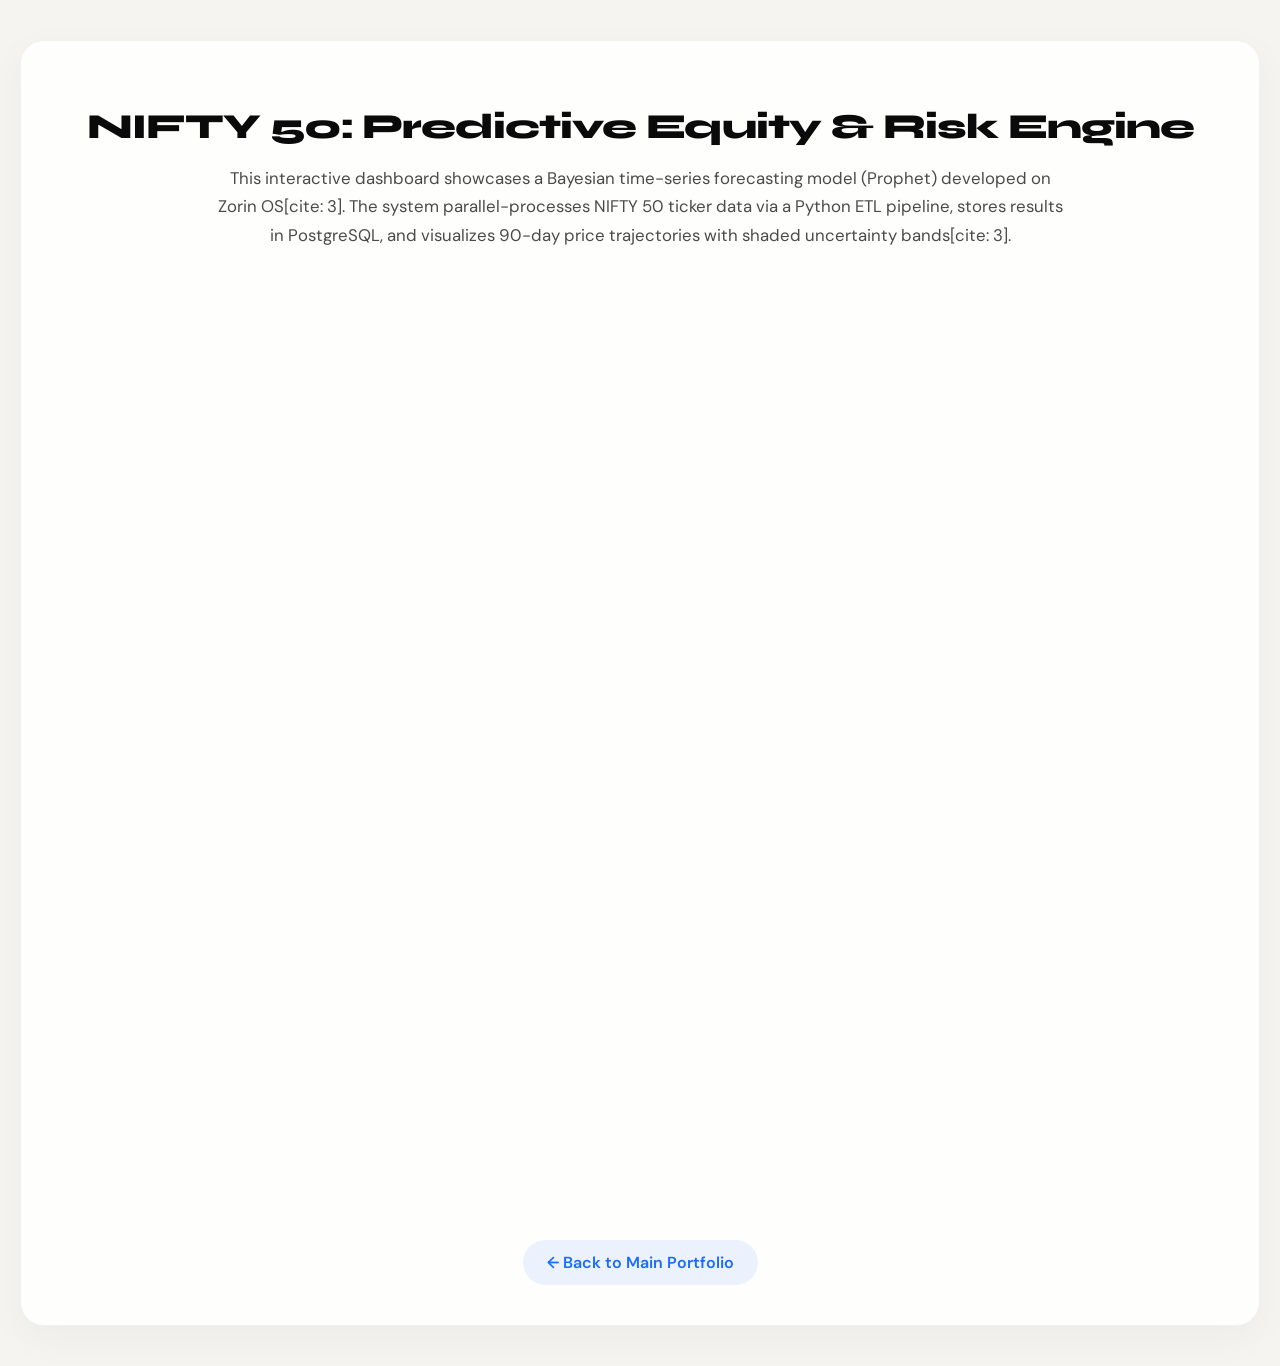
<file: equity-analytics.html>
<!DOCTYPE html>
<html lang="en">
<head>
    <meta charset="UTF-8">
    <meta name="viewport" content="width=device-width, initial-scale=1.0">
    <title>NIFTY 50 Predictive Analytics | Abei Nathan</title>
    <!-- Importing your main portfolio fonts for matching typography -->
    <link href="https://fonts.googleapis.com/css2?family=Syne:wght@400;500;600;700;800&family=DM+Sans:ital,wght@0,300;0,400;0,500;1,300&display=swap" rel="stylesheet">
    <style>
        :root {
            --bg:       #f5f4f0;
            --ink:      #0a0a0a;
            --ink-2:    #4a4a4a;
            --accent:   #1a6bff;
            --radius:   24px;
            --font-display: 'Syne', sans-serif;
            --font-body:    'DM Sans', sans-serif;
            --ease-fluid:   cubic-bezier(0.16, 1, 0.3, 1);
            --ease-spring:  cubic-bezier(0.34, 1.56, 0.64, 1);
        }

        body { 
            font-family: var(--font-body); 
            margin: 0; 
            padding: 40px 20px; 
            background-color: var(--bg); 
            text-align: center; 
            color: var(--ink);
            -webkit-font-smoothing: antialiased;
        }

        .container { 
            max-width: 1400px; 
            margin: auto; 
            background: rgba(255, 255, 255, 0.85); 
            backdrop-filter: blur(20px);
            -webkit-backdrop-filter: blur(20px);
            padding: 40px; 
            border-radius: var(--radius); 
            box-shadow: 0 12px 40px rgba(0,0,0,0.04); 
            border: 1px solid rgba(0,0,0,0.05);
        }

        h1 { 
            color: var(--ink); 
            margin-bottom: 16px; 
            font-family: var(--font-display);
            font-size: 2.2rem;
            font-weight: 800;
            letter-spacing: -1px;
        }

        p { 
            color: var(--ink-2); 
            max-width: 850px; 
            margin: 0 auto 40px auto; 
            line-height: 1.7; 
            font-size: 1.05rem;
        }

        .back-link { 
            margin-top: 30px; 
            display: inline-flex; 
            align-items: center;
            gap: 8px;
            color: var(--accent); 
            text-decoration: none; 
            font-weight: 600; 
            padding: 12px 24px;
            border-radius: 100px;
            background: rgba(26,107,255,0.08);
            transition: all 0.4s var(--ease-spring);
        }

        .back-link:hover {
            background: var(--accent);
            color: white;
            transform: translateY(-2px);
            box-shadow: 0 8px 20px rgba(26,107,255,0.2);
        }
    </style>
</head>
<body>
    <div class="container">
        <h1>NIFTY 50: Predictive Equity & Risk Engine</h1>
        <p>
            This interactive dashboard showcases a Bayesian time-series forecasting model (Prophet) developed on Zorin OS[cite: 3]. 
            The system parallel-processes NIFTY 50 ticker data via a Python ETL pipeline, stores results in PostgreSQL, 
            and visualizes 90-day price trajectories with shaded uncertainty bands[cite: 3].
        </p>

        <div class='tableauPlaceholder' id='viz1778593807230' style='position: relative; width: 100%; height: 900px;'>
            <noscript>
                <a href='#'>
                    <img alt='NIFTY 50: Predictive Equity &amp; Risk Analytics ' src='https:&#47;&#47;public.tableau.com&#47;static&#47;images&#47;NI&#47;NIFTY50PredictiveEquityRiskAnalytics&#47;NIFTY50PredictiveEquityRiskAnalytics&#47;1_rss.png' style='border: none' />
                </a>
            </noscript>
            <object class='tableauViz' style='display:none;'>
                <param name='host_url' value='https%3A%2F%2Fpublic.tableau.com%2F' /> 
                <param name='embed_code_version' value='3' /> 
                <param name='site_root' value='' />
                <param name='name' value='NIFTY50PredictiveEquityRiskAnalytics&#47;NIFTY50PredictiveEquityRiskAnalytics' />
                <param name='tabs' value='no' />
                <param name='toolbar' value='yes' />
                <param name='static_image' value='https:&#47;&#47;public.tableau.com&#47;static&#47;images&#47;NI&#47;NIFTY50PredictiveEquityRiskAnalytics&#47;NIFTY50PredictiveEquityRiskAnalytics&#47;1.png' /> 
                <param name='animate_transition' value='yes' />
                <param name='display_static_image' value='yes' />
                <param name='display_spinner' value='yes' />
                <param name='display_overlay' value='yes' />
                <param name='display_count' value='yes' />
                <param name='language' value='en-US' />
            </object>
        </div>                
        
        <script type='text/javascript'>                    
            var divElement = document.getElementById('viz1778593807230');                    
            var vizElement = divElement.getElementsByTagName('object')[0];                    
            
            vizElement.style.width='100%';
            vizElement.style.height='900px';                    
            
            var scriptElement = document.createElement('script');                    
            scriptElement.src = 'https://public.tableau.com/javascripts/api/viz_v1.js';                    
            vizElement.parentNode.insertBefore(scriptElement, vizElement);                
        </script>
        
        <br>
        <a href="index.html" class="back-link">← Back to Main Portfolio</a>
    </div>
</body>
</html>
</file>
